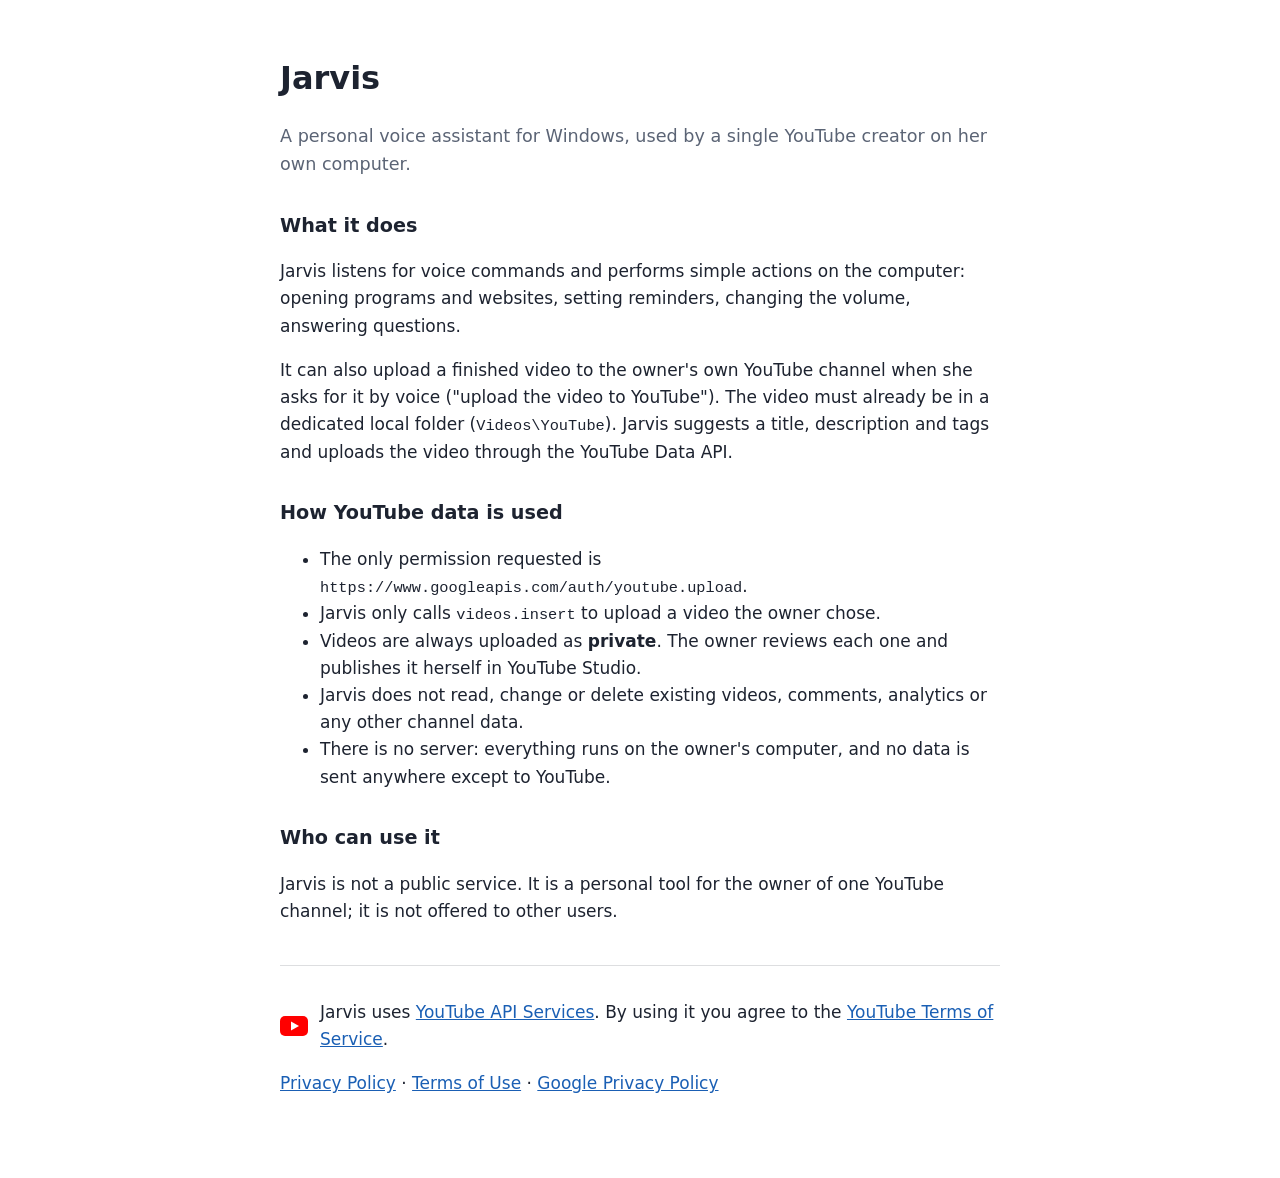
<file: index.html>
<!doctype html>
<html lang="en">
<head>
<meta charset="utf-8">
<meta name="viewport" content="width=device-width, initial-scale=1">
<title>Jarvis — personal voice assistant</title>
<link rel="stylesheet" href="style.css">
</head>
<body>
<main>
<h1>Jarvis</h1>
<p class="lead">A personal voice assistant for Windows, used by a single YouTube creator on her own computer.</p>

<h2>What it does</h2>
<p>Jarvis listens for voice commands and performs simple actions on the computer: opening programs and
websites, setting reminders, changing the volume, answering questions.</p>
<p>It can also upload a finished video to the owner's own YouTube channel when she asks for it by voice
("upload the video to YouTube"). The video must already be in a dedicated local folder
(<code>Videos\YouTube</code>). Jarvis suggests a title, description and tags and uploads the video
through the YouTube Data API.</p>

<h2>How YouTube data is used</h2>
<ul>
<li>The only permission requested is <code>https://www.googleapis.com/auth/youtube.upload</code>.</li>
<li>Jarvis only calls <code>videos.insert</code> to upload a video the owner chose.</li>
<li>Videos are always uploaded as <strong>private</strong>. The owner reviews each one and publishes it herself in YouTube Studio.</li>
<li>Jarvis does not read, change or delete existing videos, comments, analytics or any other channel data.</li>
<li>There is no server: everything runs on the owner's computer, and no data is sent anywhere except to YouTube.</li>
</ul>

<h2>Who can use it</h2>
<p>Jarvis is not a public service. It is a personal tool for the owner of one YouTube channel; it is not offered to other users.</p>

<footer>
<p class="yt">
<svg width="28" height="20" viewBox="0 0 28 20" aria-hidden="true"><rect width="28" height="20" rx="5" fill="#FF0000"/><path d="M11 5.5v9l8-4.5z" fill="#fff"/></svg>
<span>Jarvis uses <a href="https://developers.google.com/youtube">YouTube API Services</a>.
By using it you agree to the <a href="https://www.youtube.com/t/terms">YouTube Terms of Service</a>.</span>
</p>
<p><a href="privacy.html">Privacy Policy</a> · <a href="terms.html">Terms of Use</a> ·
<a href="https://policies.google.com/privacy">Google Privacy Policy</a></p>
</footer>
</main>
</body>
</html>
</file>
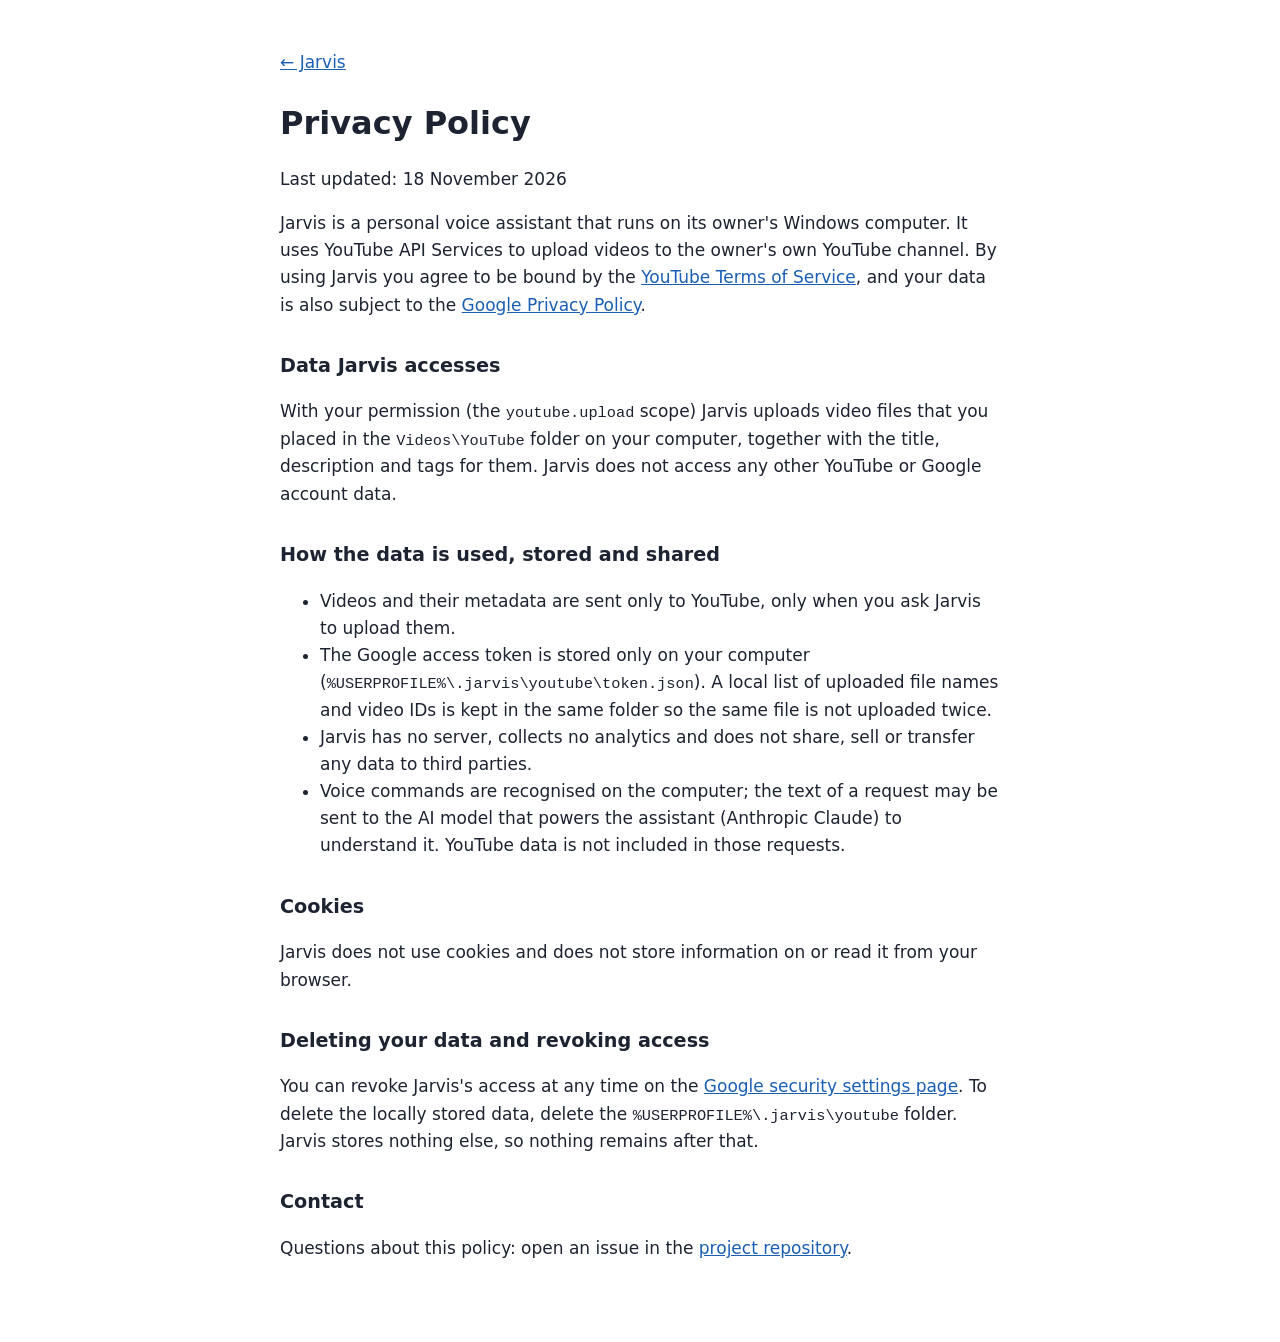
<file: privacy.html>
<!doctype html>
<html lang="en">
<head>
<meta charset="utf-8">
<meta name="viewport" content="width=device-width, initial-scale=1">
<title>Jarvis — Privacy Policy</title>
<link rel="stylesheet" href="style.css">
</head>
<body>
<main>
<p><a href="index.html">← Jarvis</a></p>
<h1>Privacy Policy</h1>
<p>Last updated: 18 November 2026</p>

<p>Jarvis is a personal voice assistant that runs on its owner's Windows computer. It uses YouTube API
Services to upload videos to the owner's own YouTube channel. By using Jarvis you agree to be bound by the
<a href="https://www.youtube.com/t/terms">YouTube Terms of Service</a>, and your data is also subject to the
<a href="https://policies.google.com/privacy">Google Privacy Policy</a>.</p>

<h2>Data Jarvis accesses</h2>
<p>With your permission (the <code>youtube.upload</code> scope) Jarvis uploads video files that you placed in
the <code>Videos\YouTube</code> folder on your computer, together with the title, description and tags for them.
Jarvis does not access any other YouTube or Google account data.</p>

<h2>How the data is used, stored and shared</h2>
<ul>
<li>Videos and their metadata are sent only to YouTube, only when you ask Jarvis to upload them.</li>
<li>The Google access token is stored only on your computer (<code>%USERPROFILE%\.jarvis\youtube\token.json</code>).
A local list of uploaded file names and video IDs is kept in the same folder so the same file is not uploaded twice.</li>
<li>Jarvis has no server, collects no analytics and does not share, sell or transfer any data to third parties.</li>
<li>Voice commands are recognised on the computer; the text of a request may be sent to the AI model that
powers the assistant (Anthropic Claude) to understand it. YouTube data is not included in those requests.</li>
</ul>

<h2>Cookies</h2>
<p>Jarvis does not use cookies and does not store information on or read it from your browser.</p>

<h2>Deleting your data and revoking access</h2>
<p>You can revoke Jarvis's access at any time on the
<a href="https://myaccount.google.com/connections">Google security settings page</a>.
To delete the locally stored data, delete the <code>%USERPROFILE%\.jarvis\youtube</code> folder. Jarvis stores
nothing else, so nothing remains after that.</p>

<h2>Contact</h2>
<p>Questions about this policy: open an issue in the
<a href="https://github.com/dontvan228-hue/jarvis/issues">project repository</a>.</p>
</main>
</body>
</html>
</file>
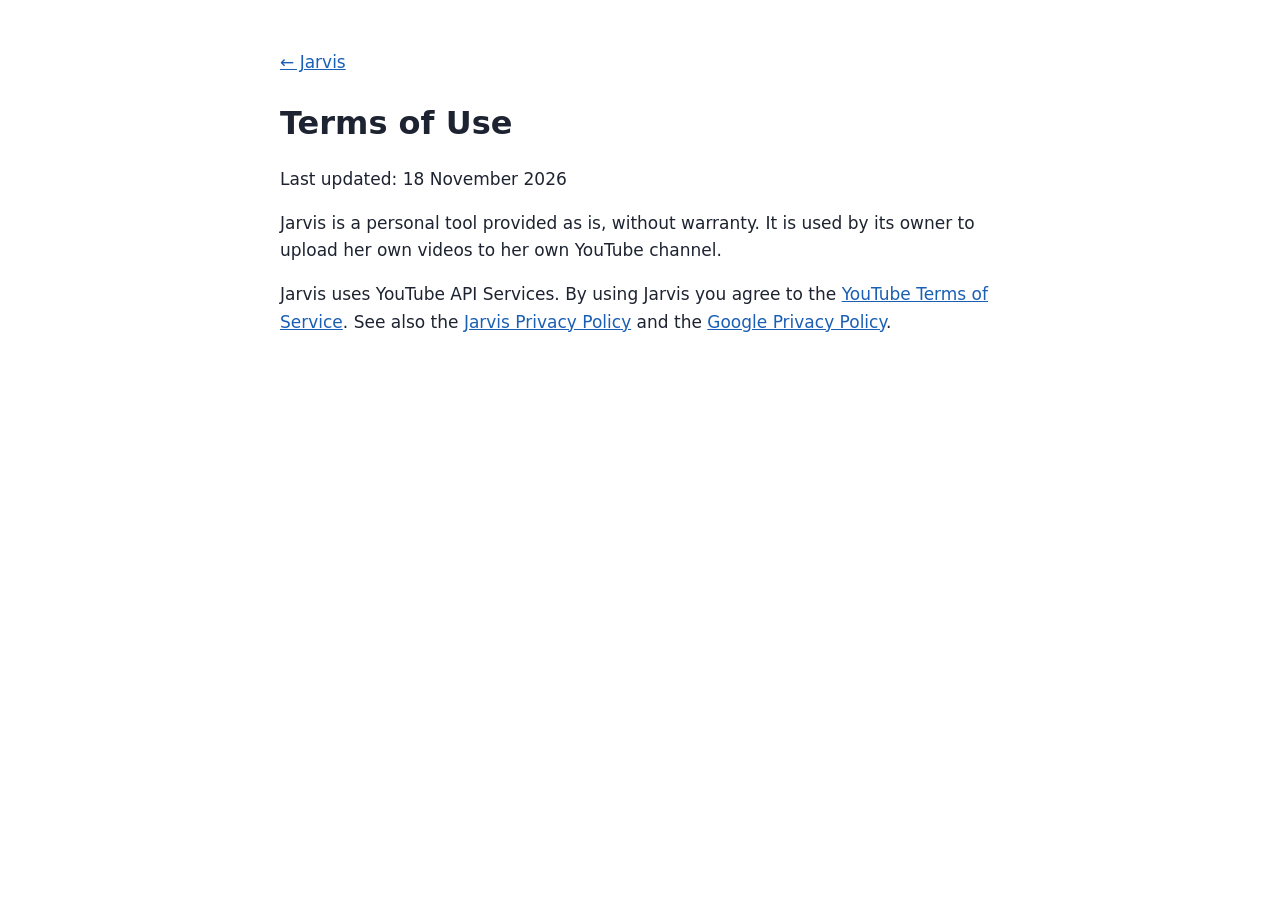
<file: terms.html>
<!doctype html>
<html lang="en">
<head>
<meta charset="utf-8">
<meta name="viewport" content="width=device-width, initial-scale=1">
<title>Jarvis — Terms of Use</title>
<link rel="stylesheet" href="style.css">
</head>
<body>
<main>
<p><a href="index.html">← Jarvis</a></p>
<h1>Terms of Use</h1>
<p>Last updated: 18 November 2026</p>
<p>Jarvis is a personal tool provided as is, without warranty. It is used by its owner to upload her own
videos to her own YouTube channel.</p>
<p>Jarvis uses YouTube API Services. By using Jarvis you agree to the
<a href="https://www.youtube.com/t/terms">YouTube Terms of Service</a>. See also the
<a href="privacy.html">Jarvis Privacy Policy</a> and the
<a href="https://policies.google.com/privacy">Google Privacy Policy</a>.</p>
</main>
</body>
</html>
</file>
<file: style.css>
:root { --bg: #ffffff; --fg: #1d2330; --muted: #5b6475; --link: #1a5fb4; }
@media (prefers-color-scheme: dark) {
  :root { --bg: #14171f; --fg: #e6e8ee; --muted: #9aa3b5; --link: #7fb0ff; }
}
body { margin: 0; background: var(--bg); color: var(--fg);
  font: 17px/1.6 system-ui, -apple-system, "Segoe UI", sans-serif; }
main { max-width: 720px; margin: 0 auto; padding: 32px 16px 64px; }
h1 { font-size: 2rem; margin-bottom: .25rem; }
h2 { font-size: 1.2rem; margin-top: 2rem; }
.lead { color: var(--muted); font-size: 1.1rem; }
a { color: var(--link); }
code { font-size: .9em; }
footer { margin-top: 2.5rem; padding-top: 1rem; border-top: 1px solid color-mix(in srgb, var(--fg) 15%, transparent); }
.yt { display: flex; align-items: center; gap: 12px; }
.yt svg { flex: none; }
</file>
